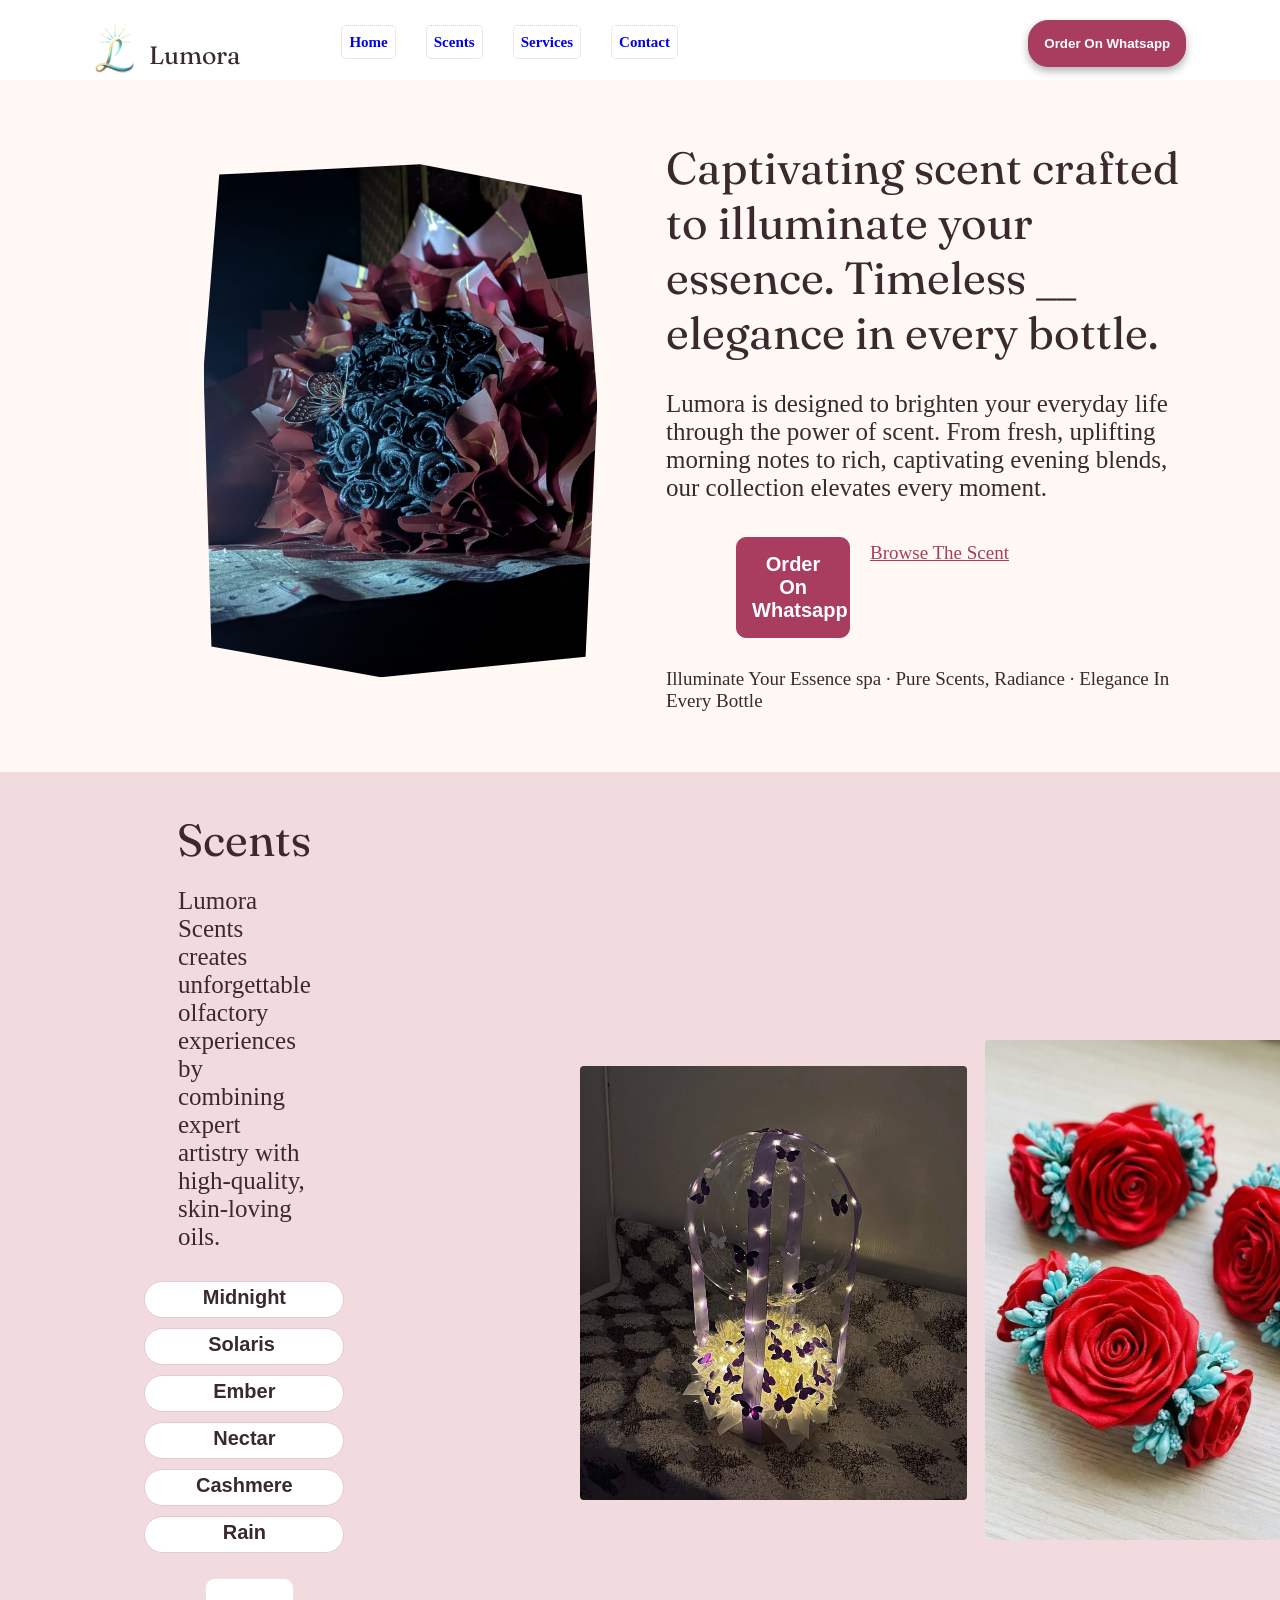
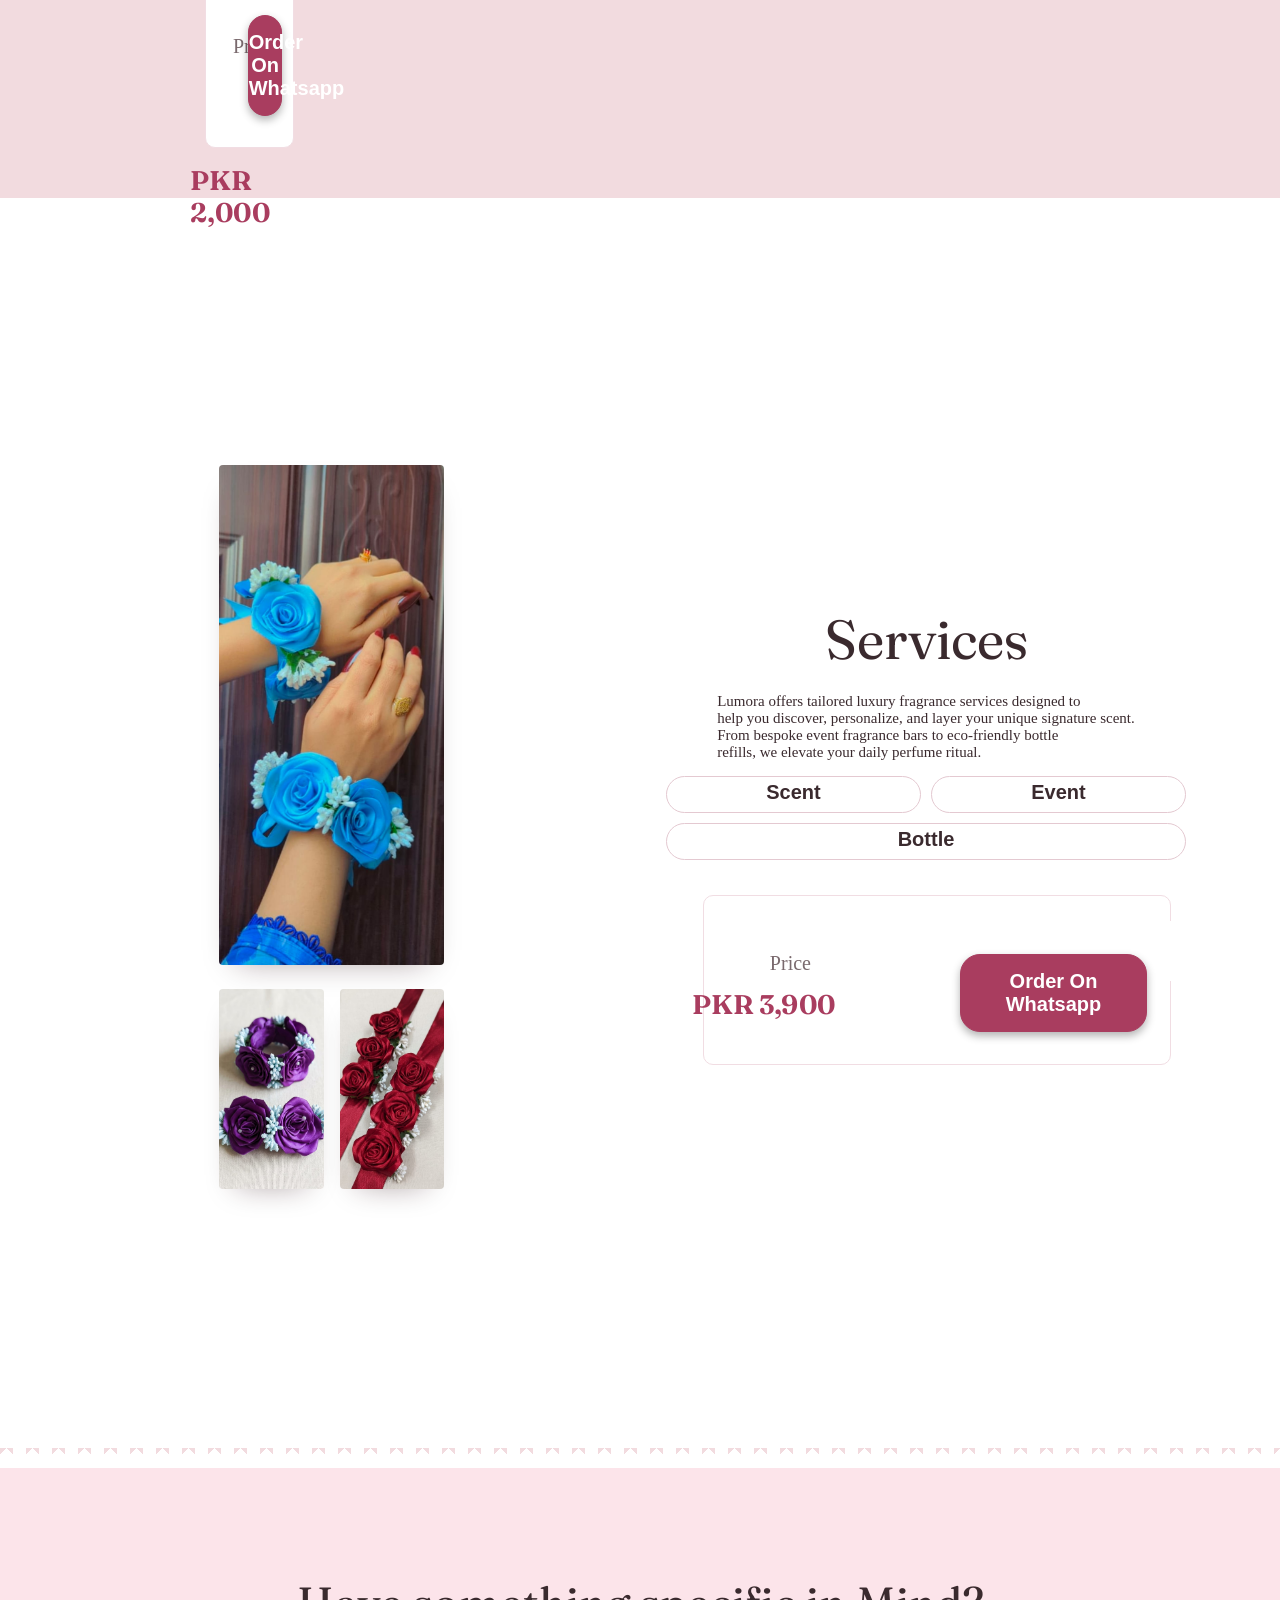
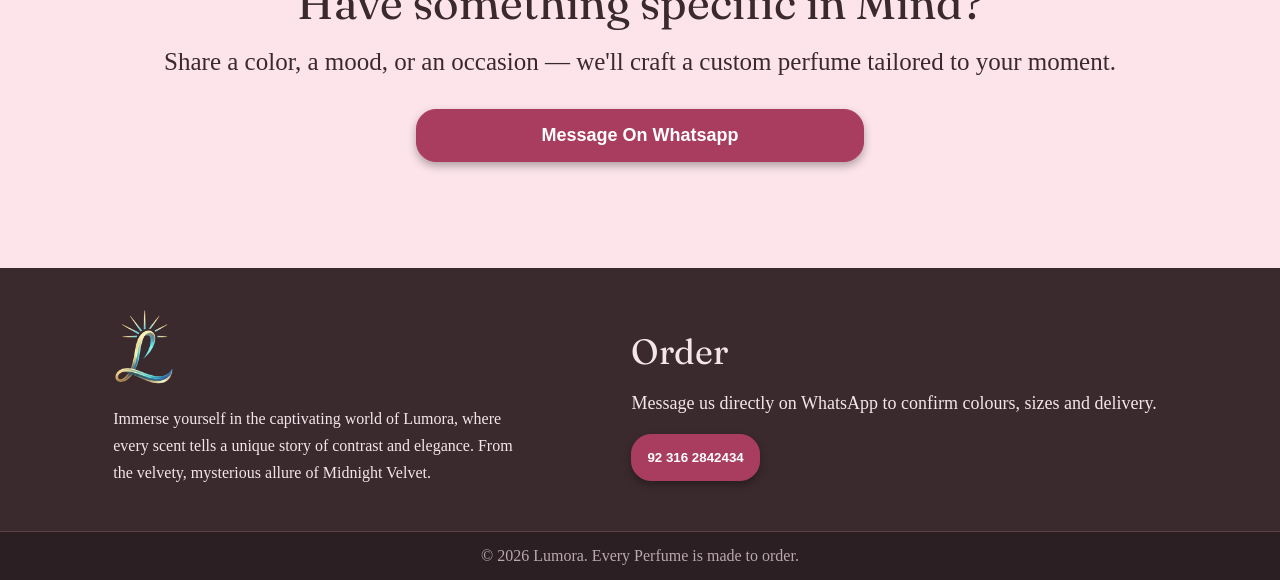
<file: index.html>
<!doctype html>
<html lang="en">
  <head>
    <meta charset="UTF-8" />
    <meta name="viewport" content="width=device-width, initial-scale=1.0" />
    <title>Lumora</title>

    <link rel="stylesheet" href="assets/css/home.css" />
    <link rel="stylesheet" href="assets/css/default.css" />
  </head>
  <body>
    <!-- Navbar -->
    <header>
      <nav>
        <div class="logo">
          <img src="assets/imgs/logo.png" alt="logo" />
          <h1>Lumora</h1>
        </div>
<div class="container">
        <ul>
          <li><a href="#home">Home</a></li>
          <li><a href="#scents">Scents</a></li>
          <li><a href="#services">Services</a></li>
          <li><a href="#contact">Contact</a></li>
        </ul>
        </div>
        <div class="order">
          <button type="submit" onclick="orders()">Order On Whatsapp</button>
        </div>
      </nav>
    </header>

    <!-- Home -->
    <section class="home" id="home">
      <div class="info">
        <h2>
          Captivating scent crafted  to illuminate your essence.
          Timeless __ elegance in every 
          bottle.
        </h2>
        <p id="para">
          Lumora is designed to brighten your everyday life through the power
          of scent. From fresh, uplifting morning notes to rich,
          captivating evening blends, our collection elevates every moment.
        </p>
        <div class="links">
          <button type="button" onclick="orders()">Order On Whatsapp</button>
         <a href="#services"> Browse The Scent</a>
        </div>
        <p id="para1">
          Illuminate Your Essence spa · Pure Scents, Radiance · Elegance In
          Every Bottle
        </p>
      </div>
      <div class="img2">
        <img src="assets/imgs/flowers.jpeg" alt="flower" />
      </div>
    </section>
    <!-- Scents -->
    <section class="scents" id="scents">
      <div class="info">
        <h3>Scents</h3>
        <p id="para">
          Lumora Scents creates unforgettable olfactory 
          experiences by combining expert artistry with 
          high-quality, skin-loving oils.
        </p>
        <div class="inputs">
          <input
            type="text"
            name="scent"
            placeholder="Midnight"
            readonly
            data-price="PKR 2,000"
            class="input"
          />
          <input
            type="text"
            name="scent"
            placeholder="Solaris "
            readonly
            data-price="PKR 2,500"
            class="input"
          />
          <input
            type="text"
            name="scent"
            placeholder="Ember"
            class="input"
            readonly
            data-price="PKR 2,900"
          />
          <input
            type="text"
            name="scent"
            placeholder="Nectar"
            readonly
            class="input"
            data-price="PKR 2,600"
          />
          <input
            type="text"
            name="scent"
            placeholder="Cashmere"
            readonly
            class="input"
            data-price="PKR 3,000"
          />
          <input
            type="text"
            name="scent"
            placeholder="Rain"
            readonly
            class="input"
            data-price="PKR 3,200"
          />
        </div>
        <div class="rupees">
          <div class="prices">
            <span class="one">Price</span><br />
            <span id="price"> PKR 2,000</span>
          </div>

          <button type="button" onclick="order()">Order On Whatsapp</button>
        </div>
      </div>

      <div class="img3">
        <img
          src="assets/imgs/lamp.jpeg"
          alt="midnight-velvet"
          class="midnight"
        />
        <img
          src="assets/imgs/rose.jpeg"
          alt="solaris-bloom"
          class="solaris"
        />
      </div>
      <div class="paper"></div>
    </section>

    <!-- Service -->
    <section class="services" id="services">
      <div class="imgs">
        <img src="assets/imgs/gajra.jpeg" alt="event-bar" id="img1" />
        <img
          src="assets/imgs/flower.jpeg"
          alt="scent-layering"
          class="imgg"
        />
        <img
          src="assets/imgs/ribbon.jpeg"
          alt="bottle-refill"
          class="imgg"
        />
      </div>
      <div class="info">
        <h4>Services</h4>
        <p>
          Lumora offers tailored luxury fragrance services designed to <br />
          help you discover, personalize, and layer your unique signature scent.
          <br />
          From bespoke event fragrance bars to eco-friendly bottle
          <br />refills, we elevate your daily perfume ritual.
        </p>
        <div class="inputs">
          <input
            type="text"
            name="scents"
            placeholder="Scent"
            readonly
            data-price="PKR 2,300"
            class="input"
          />
          <input
            type="text"
            name="scents"
            placeholder="Event"
            readonly
            data-price=" PKR 3,100"
            class="input"
          />
          <input
            type="text"
            name="scent"
            s
            placeholder="Bottle"
            readonly
            data-price="PKR 3,300"
            class="input"
          />
        </div>
        <div class="rupees">
          <div class="prices">
            <span class="one">Price</span><br />
            <span id="prices">PKR 3,900</span>
          </div>

          <button type="button" onclick="order()">Order On Whatsapp</button>
        </div>
      </div>
    </section>
    <div class="papers"></div>

    <section class="contact" id="contact">
      <h3>
        Have something specific in
        Mind?
      </h3>
      <br />
      <p>
        Share a color, a mood, or an occasion — we'll 
        craft a custom perfume tailored to your moment.
      </p>
      <br />
      <button type="button" onclick="orders()">Message On Whatsapp</button>
    </section>

    <footer class="footer">
      <div class="footer-upper">
        <div class="logo">
          <img src="assets/imgs/logo.png" alt="logo" />
          <p>
            Immerse yourself in the captivating world of Lumora, where every
            scent tells a unique story of contrast and elegance. From the
            velvety, mysterious allure of Midnight Velvet.
          </p>
        </div>

        <div class="footerinfo">
          <h4>Order</h4>
          <p>
            Message us directly on WhatsApp to confirm colours, sizes and
            delivery.
          </p>
          <button type="button" onclick="orders()">92 316 2842434</button>
        </div>
      </div>
      <div class="footer-bottom">
        <p>© 2026 Lumora. Every Perfume is made to order.</p>
      </div>
    </footer>
    <script src="assets/js/script.js"></script>
  </body>
</html>
</file>
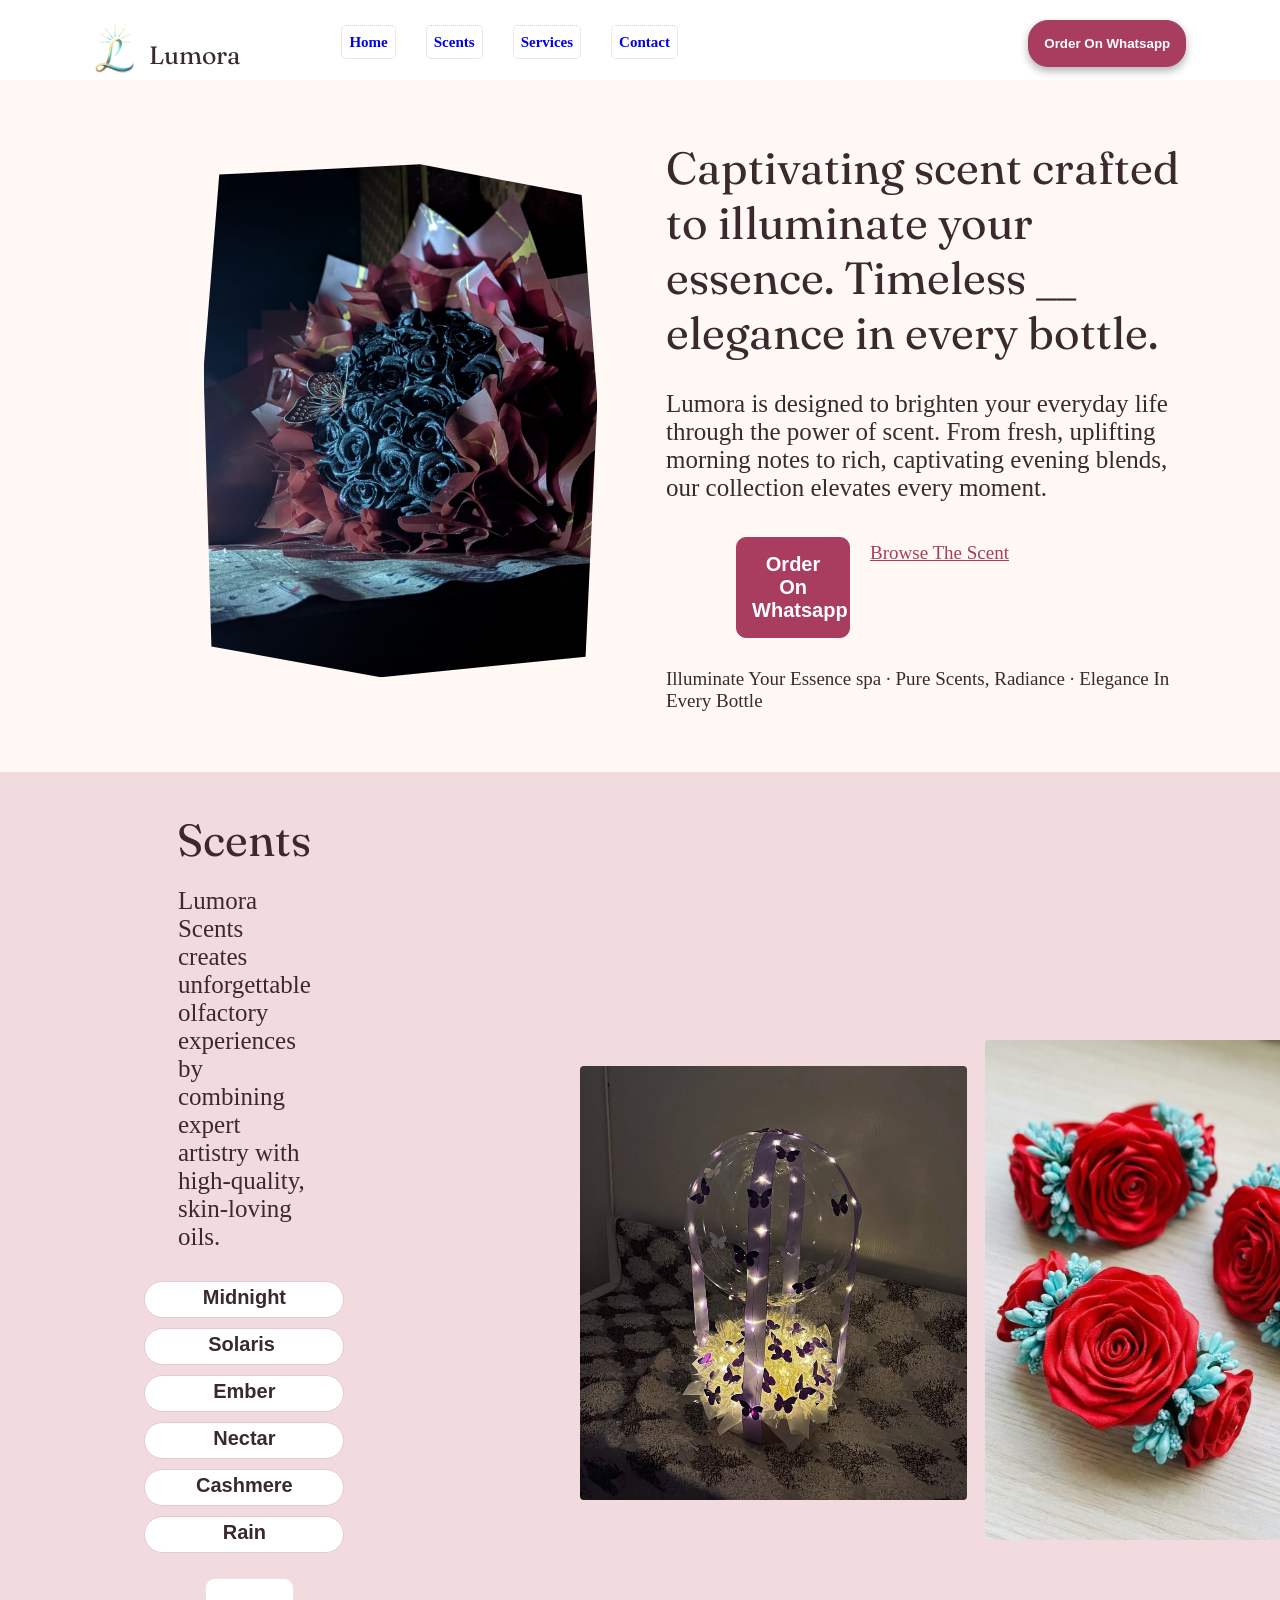
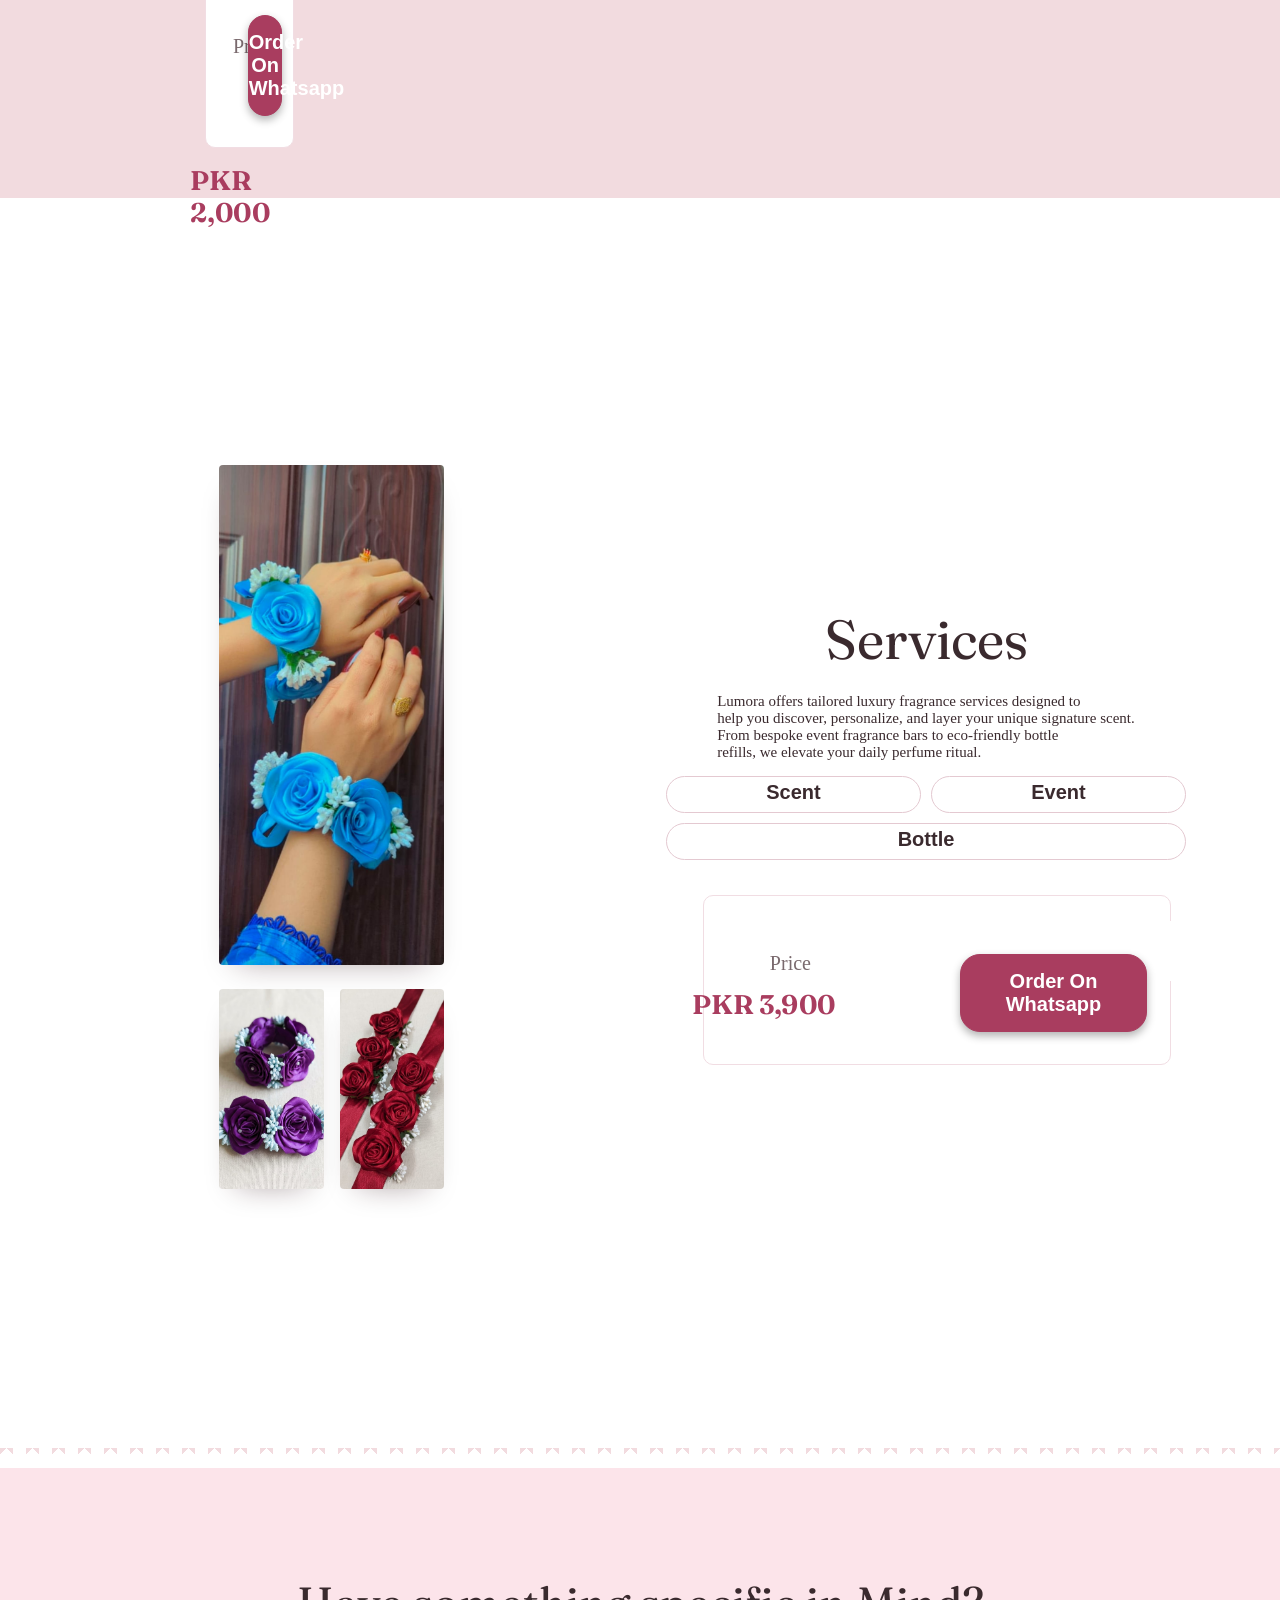
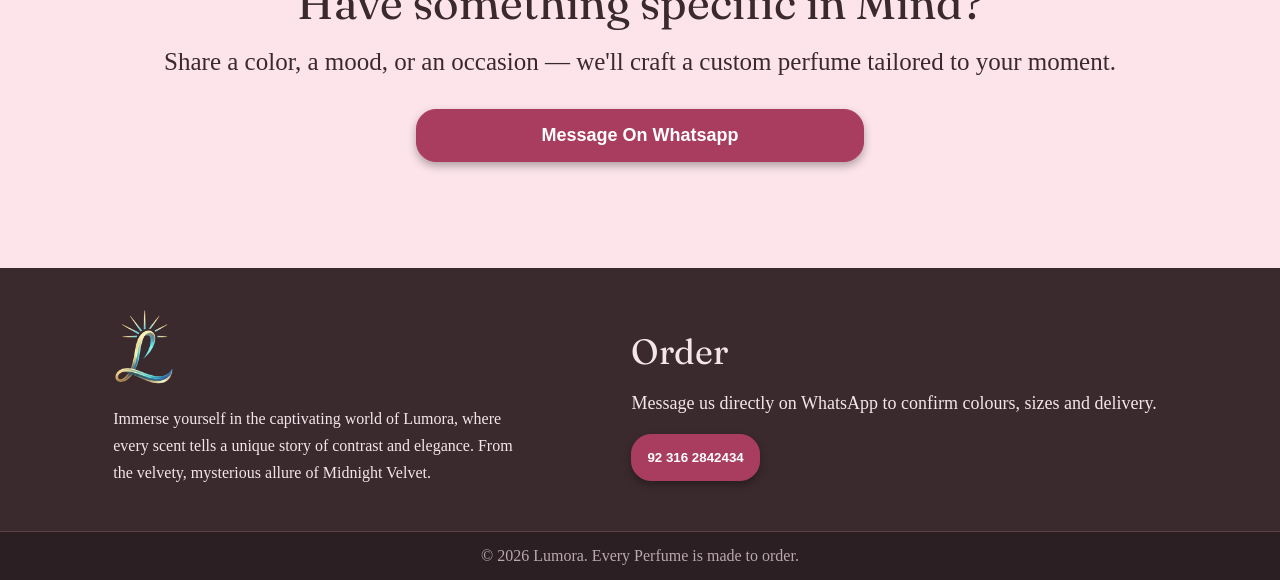
<file: home/index.html>
<!doctype html>
<html lang="en">
  <head>
    <meta charset="UTF-8" />
    <meta name="viewport" content="width=device-width, initial-scale=1.0" />
    <title>Lumora</title>

    <link rel="stylesheet" href="../assets/css/home.css" />
    <link rel="stylesheet" href="../assets/css/default.css" />
  </head>
  <body>
    <!-- Navbar -->
    <header>
      <nav>
        <div class="logo">
          <img src="../assets/imgs/logo.png" alt="logo" />
          <h1>Lumora</h1>
        </div>
<div class="container">
        <ul>
          <li><a href="#home">Home</a></li>
          <li><a href="#scents">Scents</a></li>
          <li><a href="#services">Services</a></li>
          <li><a href="#contact">Contact</a></li>
        </ul>
        </div>
        <div class="order">
          <button type="submit" onclick="orders()">Order On Whatsapp</button>
        </div>
      </nav>
    </header>

    <!-- Home -->
    <section class="home" id="home">
      <div class="info">
        <h2>
          Captivating scent crafted  to illuminate your essence.
          Timeless __ elegance in every 
          bottle.
        </h2>
        <p id="para">
          Lumora is designed to brighten your everyday life through the power
          of scent. From fresh, uplifting morning notes to rich,
          captivating evening blends, our collection elevates every moment.
        </p>
        <div class="links">
          <button type="button" onclick="orders()">Order On Whatsapp</button>
         <a href="#services"> Browse The Scent</a>
        </div>
        <p id="para1">
          Illuminate Your Essence spa · Pure Scents, Radiance · Elegance In
          Every Bottle
        </p>
      </div>
      <div class="img2">
        <img src="../assets/imgs/flowers.jpeg" alt="flower" />
      </div>
    </section>
    <!-- Scents -->
    <section class="scents" id="scents">
      <div class="info">
        <h3>Scents</h3>
        <p id="para">
          Lumora Scents creates unforgettable olfactory 
          experiences by combining expert artistry with 
          high-quality, skin-loving oils.
        </p>
        <div class="inputs">
          <input
            type="text"
            name="scent"
            placeholder="Midnight"
            readonly
            data-price="PKR 2,000"
            class="input"
          />
          <input
            type="text"
            name="scent"
            placeholder="Solaris "
            readonly
            data-price="PKR 2,500"
            class="input"
          />
          <input
            type="text"
            name="scent"
            placeholder="Ember"
            class="input"
            readonly
            data-price="PKR 2,900"
          />
          <input
            type="text"
            name="scent"
            placeholder="Nectar"
            readonly
            class="input"
            data-price="PKR 2,600"
          />
          <input
            type="text"
            name="scent"
            placeholder="Cashmere"
            readonly
            class="input"
            data-price="PKR 3,000"
          />
          <input
            type="text"
            name="scent"
            placeholder="Rain"
            readonly
            class="input"
            data-price="PKR 3,200"
          />
        </div>
        <div class="rupees">
          <div class="prices">
            <span class="one">Price</span><br />
            <span id="price"> PKR 2,000</span>
          </div>

          <button type="button" onclick="order()">Order On Whatsapp</button>
        </div>
      </div>

      <div class="img3">
        <img
          src="../assets/imgs/lamp.jpeg"
          alt="midnight-velvet"
          class="midnight"
        />
        <img
          src="../assets/imgs/rose.jpeg"
          alt="solaris-bloom"
          class="solaris"
        />
      </div>
      <div class="paper"></div>
    </section>

    <!-- Service -->
    <section class="services" id="services">
      <div class="imgs">
        <img src="../assets/imgs/gajra.jpeg" alt="event-bar" id="img1" />
        <img
          src="../assets/imgs/flower.jpeg"
          alt="scent-layering"
          class="imgg"
        />
        <img
          src="../assets/imgs/ribbon.jpeg"
          alt="bottle-refill"
          class="imgg"
        />
      </div>
      <div class="info">
        <h4>Services</h4>
        <p>
          Lumora offers tailored luxury fragrance services designed to <br />
          help you discover, personalize, and layer your unique signature scent.
          <br />
          From bespoke event fragrance bars to eco-friendly bottle
          <br />refills, we elevate your daily perfume ritual.
        </p>
        <div class="inputs">
          <input
            type="text"
            name="scents"
            placeholder="Scent"
            readonly
            data-price="PKR 2,300"
            class="input"
          />
          <input
            type="text"
            name="scents"
            placeholder="Event"
            readonly
            data-price=" PKR 3,100"
            class="input"
          />
          <input
            type="text"
            name="scent"
            s
            placeholder="Bottle"
            readonly
            data-price="PKR 3,300"
            class="input"
          />
        </div>
        <div class="rupees">
          <div class="prices">
            <span class="one">Price</span><br />
            <span id="prices">PKR 3,900</span>
          </div>

          <button type="button" onclick="order()">Order On Whatsapp</button>
        </div>
      </div>
    </section>
    <div class="papers"></div>

    <section class="contact" id="contact">
      <h3>
        Have something specific in
        Mind?
      </h3>
      <br />
      <p>
        Share a color, a mood, or an occasion — we'll 
        craft a custom perfume tailored to your moment.
      </p>
      <br />
      <button type="button" onclick="orders()">Message On Whatsapp</button>
    </section>

    <footer class="footer">
      <div class="footer-upper">
        <div class="logo">
          <img src="../assets/imgs/logo.png" alt="logo" />
          <p>
            Immerse yourself in the captivating world of Lumora, where every
            scent tells a unique story of contrast and elegance. From the
            velvety, mysterious allure of Midnight Velvet.
          </p>
        </div>

        <div class="footerinfo">
          <h4>Order</h4>
          <p>
            Message us directly on WhatsApp to confirm colours, sizes and
            delivery.
          </p>
          <button type="button" onclick="orders()">92 316 2842434</button>
        </div>
      </div>
      <div class="footer-bottom">
        <p>© 2026 Lumora. Every Perfume is made to order.</p>
      </div>
    </footer>
    <script src="../assets/js/script.js"></script>
  </body>
</html>
</file>
<file: assets/css/home.css>
@import url(default.css);

@font-face {
  font-family: "Fraunces";
  src: url("../font/Fraunces/Fraunces-VariableFont_SOFT\,WONK\,opsz\,wght.ttf");
}
h1,h2,h3,h4,h5{
  font-family: "Fraunces",serif;
font-weight: normal;
}
.rupees .prices #price{
  font-family: "Fraunces",sans-serif;
}
.rupees .prices #prices{
  font-family: "Fraunces",sans-serif;
}
.home {
  display: grid;
  grid-template-columns: 1fr 1fr;
  gap: 32px;
  align-items: center;
  max-width: var(--max-width);
  margin: 20px auto;
  padding: 30px 24px;
}
.info {
  width: 540px;
  padding: 10px;
}

.info h2 {
  margin-bottom: 30px;
  font-size: 45px;
  color: var(--headings);
}
.info #para {
  margin-bottom: 30px;
  font-size: larger;
}
.links {
  margin-top: 5px;
  display: flex;
  gap: 30px;
}

.links a {
  color: var(--links);
  margin-top: 5px;
}

.info #para1 {
  margin-top: 30px;
}
.img2 {
  margin-left: 50px;
  width: 100%;
  grid-template-columns: 4fr 1.1fr;
  display: grid;
}
.img2 img {
  width: 100%;
  height: 600px;
  display: block;
  border-radius: 4px;
  object-fit: cover;
  box-shadow: 0 14px 30px -18px rgba(43, 10, 18, 0.4);
  clip-path: polygon(
    4% 2%,
    55% 0%,
    96% 6%,
    100% 46%,
    97% 96%,
    45% 100%,
    2% 94%,
    0% 40%
  );
}
/* contact */
.contact {
  max-width: 100%;
  height: 400px;
  background-color: var(--contact);
  text-align: center;
  display: block;
  padding-top: 50px;
}

.contact h3 {
  font-size: 45px;
  color: var(--headings);
}

.contact p {
  font-size: large;
  margin-bottom: 15px;
}
/* services */

.services {
  display: grid;
  grid-template-columns: 1fr 1fr;
  gap: 32px;
  align-items: center;
  max-width: 100%;
  margin: 0 auto;
  padding: 30px 24px;
  background-color: var(--services);
}
.services .imgs {
  padding-left: 195px;
  order: 1;
  grid-template-columns: 1fr 1fr;
  display: grid;
  gap: 16px;
}
.services .info {
  order: 2;
}

#img1 {
  width: 100%;
  height: 600px;
  display: block;
  border-radius: 4px;
  object-fit: cover;
  box-shadow: 0 14px 30px -18px rgba(43, 10, 18, 0.4);
  grid-column: 1/3;
}
.imgg {
  width: 100%;
  height: 230px;
  display: block;
  border-radius: 4px;
  object-fit: cover;
  box-shadow: 0 14px 30px -18px rgba(43, 10, 18, 0.4);
}

.services .info p {
  font-size: 1.02rem;
  margin: 0 0 1em;
  max-width: 62ch;
}
.services .info h4 {
  font-size: 45px;

  margin-bottom: 20px;
}

.papers {
  background: var(--paper);
  background-image:
    linear-gradient(135deg, var(--blush) 25%, transparent 25.5%),
    linear-gradient(-135deg, var(--blush) 25%, transparent 25.5%);
  background-size: 26px 40px;
  background-position:
    0 -10px,
    13px -10px;
  background-repeat: repeat-x;
  height: 20px;
  width: 100%;
}
/* scents */

.scents {
  display: grid;
  grid-template-columns: 0fr 1fr;
  gap: 23px;
  align-items: center;
  max-width: 100%;
  margin: 0 auto;
  padding: 30px 0px;
  background-color: var(--scents);
}
.scents .info {
  width: 600px;
  padding-left: 195px;
}
.scents .info h3 {
  font-size: 45px;
  margin-bottom: 20px;
}
.inputs {
  display: flex;
  flex-wrap: wrap;
  gap: 8px;
}
.inputs input {
  border-radius: 20px;
  background-color: var(--input-bg);
  padding: 7px;
  cursor: pointer;
  border: 1px solid var(--border-input);
}
input::placeholder {
  text-align: center;
  color: var(--placeholder-text);
  font-weight: bold;
  font-size: 17px;
}
input:hover {
  border: 1px solid var(--hover-border);
}
.inputs input.selected::placeholder {
  color: var(--placeholder-click);
}

.rupees {
  display: flex;
  align-items: center;
  justify-content: space-between;
  margin-top: 25px;
  width: 500px;
  height: 80px;
  background-color: var(--box-bg);

  border: 1px solid var(--box-border);
  padding: 10px;
  border-radius: 10px;
}

.prices {
  display: flex;
  align-items: center;
  justify-content: space-between;
  gap: 20px;
  flex-wrap: wrap;
  background: var(--box-bg);
  border: 1px solid rgba(51, 37, 30, 0.1);
  border-radius: 10px;
  padding: 16px 20px;
}
.prices #price,
#prices {
  font-family: var(--display);
  font-weight: 650;
  font-size: 20px;
  color: var(--price);
  transition: transform 0.15s ease;
  transform: scale(1.08);
}
.prices .one {
  font-size: 10px;
  color: var(--price-label);
  text-transform: none;
}
.scents .img3 {
  display: flex;
  justify-content: center;
  gap: 22px;
  z-index: 1;
}
.img3 img {
  height: 334px;
  display: grid;
  grid-template-columns: 0fr 0fr;
  border-radius: 4px;
}
.img3 .midnight {
  position: relative;
  top: 26px;
  width: 252px;
}
.img3 .solaris {
  position: relative;

  width: 252px;
}
.paper {
  background: var(--paper);
  background-image:
    linear-gradient(135deg, var(--blush) 25%, transparent 25.5%),
    linear-gradient(-135deg, var(--blush) 25%, transparent 25.5%);
  background-size: 26px 40px;
  background-position:
    0 -10px,
    13px -10px;
  background-repeat: repeat-x;
  height: 20px;
  width: 248%;
}
/* footer */

footer {
  background-color: var(--footer-bg);
  color: var(--footer-text);
}
footer .footer-upper {
  display: flex;
  align-items: flex-start;
  justify-content: space-evenly;
  gap: 15px;
  padding: 40px 20px;
  width: 100%;
  border-bottom: 1px solid var(--footer-bottom-border);
}
.footer-upper .logo img {
  width: 60px;
  height: auto;
  object-fit: contain;
}
.logo p {
  margin: 10px 0 0 0;
  max-width: 400px;
  line-height: 1.7;
  font-size: 15px;
}
.footer-upper .footerinfo {
  padding: 10px;
}
.footerinfo h4 {
  margin-bottom: 20px;
  font-size: 35px;
}
.footerinfo p {
  margin-bottom: 20px;
  font-size: large;
}
.footer-bottom {
  color: var(--copyright-text);
  background-color: var(--copyright-bg);
  text-align: center;
  padding: 15px;
}

/* navbar */

header {
  background-color: var(--navbar-bg);
  position: sticky;
  top: 0;
  z-index: 100;
  backdrop-filter: blur(6px);
}
nav {
  height: 80px;
  width: 100%;
  display: flex;
  justify-content: space-around;
}
nav .logo {
  width: 60px;
  display: flex;
  align-items: end;
  gap: 15px;
}
.logo img {
  width: 100%;
  margin-bottom: 6px;
}
.logo h1 {
  margin-bottom: 10px;
}

nav ul {
  display: flex;
  gap: 30px;
  align-items: center;
  color: var(--menu-links);
}

nav ul li {
  border: 1px dotted var(--menu-border);
  list-style-position: inside;
  padding: 7px;
  font-weight: bold;
  border-radius: 5px;
  list-style: none;
}
nav ul li:hover {
  border: 1px dotted var(--menu-hover-border);
  cursor: pointer;
}
nav ul li a {
  text-decoration: none;
}
nav ul li a:hover {
  color: var(--hover);
}
.order {
  display: flex;
  align-items: center;
}
button {
  padding: 15px;
  background-color: var(--main-button);
  color: var(--button-text);
  border: 1px solid var(--button-border);
  border-radius: 10px;
  font-weight: bold;
}
button:hover {
  cursor: pointer;
  background-color: var(--button-hover);
  color: var(--hover-button-text);
}
.container{
  margin-top: 25px;
}
</file>
<file: assets/css/default.css>
* {
  margin: 0;
  padding: 0;
  box-sizing: border-box;
}
body {
  background-color: var(--body-color);
  color: var(--main-text);
  overflow-x: hidden;
}

:root {
  --body-color: #fff8f5;
  --main-text: #3a2a2e;
  --light-text: #7a6a6e;
  --headings: #3a2a2e;
  --links: #a93d5f;
  --navbar-bg: #ffffff;
  --menu-links: #3a2a2e;
  --hover: #a93d5f;
  --main-button: #a93d5f;
  --button-text: #ffffff;
  --button-hover: #fce4ea;
  --hover-button-text: #a93d5f;
  --button-border: #a93d5f;

  --scents: #f2dbdf;
  --services: #ffffff;
  --contact: #fce4ea;
  --input-bg: #ffffff;
  --border-input: #e4c9d1;
  --hover-border: #a93d5f;
  --placeholder-text: #3a2a2e;
  --footer-bg: #3a2a2e;
  --footer-text: #f3e6ea;
  --copyright-bg: #2c1f23;
  --copyright-text: #b9a8ad;
  --menu-border: #e4c9d1;
  --menu-hover-border: #a93d5f;
  --box-bg: #ffffff;
  --box-border: #f1dde3;
  --price-label: #7a6a6e;
  --price: #a93d5f;
  --footer-bottom-border: #5a4248;
  --img-shadow:
    0 4px 8px rgba(58, 42, 46, 0.08), 0 24px 48px rgba(169, 61, 95, 0.18);
  --placeholder-click: #ffffff;
  --max-width: 1196px;
  --paper: white;
  --blush: #f2dbdf;
}

@media (max-width: 1024px) {
  html,
  body {
    width: 100%;
    max-width: 100%;
    overflow-x: hidden;
  }
  header {
    width: 100%;
  }
  .info {
    width: 90%;
  }
  .services {
    height: 1100px;
  }
  .services .info {
    order: 2;
  }
  .scents .info {
    order: 1;
    width: 85%;
    padding-left: 5px !important;
    padding-top: 40px !important;
  }
  header nav .logo{
    gap: 5px ;
   width: 90px;
  position: relative;
  right: 10%;
  }
  .logo img {
    width: 25px;
    margin-bottom: 30px;
  }
  .logo h1 {
    font-size: 15px !important;
    margin-bottom: 30px;
  }
  .container {
    width: 23%;
    overflow: scroll;
    height: 40%;

    margin-top: 25px;
  }
  ul {
    margin-left: 33px;
    margin-right: 1px;
    gap: 2px !important;
  }
  ul li {
    font-size: 13px;
  }
  ul li a {
    font-size: 13px;
  }
  .container::-webkit-scrollbar {
    display: none;
  }
  header nav .order {
    display: none;
  }
  .home .info {
    order: 2;
  }
  .home {
    width: 100%;
    margin: 2px 2px 2px 2px;
    padding: 2px 2px;
    display: flex;
    flex-direction: column;
    max-width: none;
  }
  .home .info {
    margin-top: 0;
    padding-bottom: none;
    padding-top: 0px;
    padding-right: none;
    padding-left: 5px;
  }
  .info h2 {
    font-size: 36px;
  }
  .info #para {
    font-size: 20px;

  }
  .info #para1 {
    margin-top: 5px;
    font-size: 14px;
    margin-bottom: 10px;
    color: gray;
   
  }
  .links {
    width: 100%;
    display: flex;
    flex-direction: column;
    font-size: 10px;
    gap: 5px;
  height: 90px;
  }
  .links button {
    font-size: 15px;
    width: 75%;
    margin-bottom: 1px;
    border-radius: 30px;
    box-shadow: 0 6px 8px rgba(0, 0, 0, 0.3);
    
  }
  .links a {
    text-align: left;
    width: 60%;
    display: block;
    font-size: 15px;
    text-decoration: underline;
    text-underline-offset: 6px;
    text-decoration-color: rgb(252, 149, 139);
    margin-left: 10px;
    font-weight: bold;
  }

  .img2 {
    margin-top: 10px;
    order: 1;
    width: 150%;
    margin-left: 2px;
    grid-template-columns: 1fr 1.1fr;
    position: relative;
    left: 31%;
  }
  .img2 img {
    margin-top: 30px;
    height: 93%;
    width: 120%;
  }
  .scents {
    max-width: none;
    width: 100%;
    margin-left: 0;
    padding: 0;
    display: flex;
    flex-direction: column;
  }

  .scents .info h3 {
    font-size: 30px;
  }
  .scents .info #para {
    font-size: 16px;
  }

  .scents .rupees {
    position: relative;
    top: 5%;
    right: 2%;
    padding: 0;
    height: 140px;
    margin-bottom: 10px;
    width: 100%;
    display: flex;
    flex-direction: column;
  }
  .prices #price,
  #prices {
    font-size: 25px;
    position: relative;
    bottom: 10px;
    right: 40%;
    top: 18px;
  }

  .rupees .prices .one {
    position: relative;
    bottom: 15px;
    font-size: 13px !important;
  }

  .prices {
    margin-bottom: 10px;
    height: 60px;
    margin-right: 10px;
    width: 100%;
    border: none;
    position: relative;
    left: 5px;
  }
  .scents .rupees button {
    font-size: 15px;
    width: 80%;
    padding-right: 0px;
    position: relative;
    padding-left: 0px;
    margin-right: 10px;
    margin-left: 10px;
    margin-bottom: 10px;
    border-radius: 20px;
    box-shadow: 0 4px 8px rgba(0, 0, 0, 0.3);
  }
  .inputs {
    width: 75%;
  }
  .inputs input {
    padding: 12px;
    width: 46%;
  }
  .inputs input::placeholder {
    font-size: 13px;
    text-align: center;
  }
  .img3 {
    gap: 10px !important;
    grid-template-columns: 1fr 1fr;
    order: 1;
  }
  .img3 img {
    width: 55% !important;
    height: 150px;
    margin-bottom: 40px;
    margin-top: 10px;
  }

  .paper {
    display: none;
  }
  .services {
    max-width: none;
    width: 100%;
    margin-left: 0;
    display: flex;
    flex-direction: column;
height: 90% !important;
 padding-bottom: 0px !important;
  }
  .services .info h4 {
    font-size: 30px;
  }
  .services .info p {
    font-size: 16px;
  }
  .services .imgs {
    order: 1;
    grid-column: 1/3;
    grid-template-columns: 1fr 1fr;
    padding: 0;
    margin: 0;
    position: relative;
    left: 150px;
   
  }
  .services .imgs img {
    position: relative;
    right: 150px;
    height: 90% !important;
  }
  .services .imgs .imgg {
    position: relative;
    bottom: 60px;

  }
  .services .inputs{display: flex;flex-direction: row; flex-wrap: wrap;}
  .services .inputs input{width: 159px;}
  .services .rupees {
    position: relative;
    top: 5%;
    right: 2%;
    padding: 0;
    height: 140px;
    margin-bottom: 10px;
    width: 100%;
    display: flex;
    flex-direction: column;
  }
 .services .prices 
  #prices {
    font-size: 25px;
    position: relative;
    bottom: 10px;
    right: 2%;
    top: -80%;
  }

 .services .rupees .prices .one {
    position: relative;
    bottom: 15px;
    font-size: 13px !important;
  }

 .services .prices {
    margin-bottom: 10px !important;
    height: 60px !important;
    margin-right: 10px !important;
    width: 100% !important;
    border: none !important;
    position: relative !important;
    left: 5px !important;
  }
  .services .rupees button {
    font-size: 15px;
    width: 80%;
    padding-right: 0px;
    position: relative;
    padding-left: 0px;
    margin-right: 10px;
    margin-left: 10px;
    margin-bottom: 10px;
    border-radius: 20px;
    box-shadow: 0 4px 8px rgba(0, 0, 0, 0.3);
  }
  .contact {
    max-width: none;
    width: 100%;
    padding: 6px;
  }
  .contact h3 {
    font-size: 23px;
    margin-top: 20%;
    margin-right: 10%;
    margin-left: 10%;
  }
  .contact p {
    margin-bottom: 10px;
    padding-top: 6px;
    padding-left: 10%;
    padding-right: 10%;
  }
 
  .contact button{
    width: 100%;
  }
  .contact button,
  .footer button {
    border-radius: 20px;
    box-shadow: 0 4px 8px rgba(0, 0, 0, 0.3);
    font-size: 15px;
    
  }
  .footer {
    max-width: none;
    width: 100%;
  }




  .footer .footer-upper .logo {
    width: 100%;
    display: flex;
    flex-direction: row;
  }
  nav .logo h1 {
    font-size: 15px;
    font-weight: bold;
  }


  footer .footer-upper .logo img {
    width: 30px;
    margin-right: 10%;
  }
    footer .footer-upper .logo p {
   color: rgba(251, 246, 236, 0.72);
   font-size: 13px;
  }
  .footer .footer-upper .footerinfo {
    width: 100%;

  }
  .footer .footer-upper .footerinfo h4 {
    font-size: 18px;

  }
   .footer .footer-upper .footerinfo p {
    font-size: 14px;
position: relative;
bottom: 15px;
margin-bottom: 0px;
  }
  .footer .footer-upper .footerinfo button {
    font-size: 14px;


  } 
  .footer-upper {
    display: flex;
    align-items: center;
    flex-direction: column;
  }
  .papers {
    width: 100%;
  }
  .services .info {
    position: relative;
    bottom: 90px !important;
   
  }
 
}
@media (min-width: 435px) and (max-width: 1440px) {
  .scents .img3 img {
    width: 35% !important;
    height: 35% !important;
    margin-top: 10px;
  }

  .scents .info {
    width: 75%;
    order: 1;
  }
  .container {
    width: 39%;
    height: 100px;
  }
  header nav .order {
    display: block;
    margin-top: 20px;
  }
  .order button {
    border-radius: 20px;
    box-shadow: 0 4px 8px rgba(0, 0, 0, 0.3);

  }
  .links a{
    font-size: 19px;
  }
  .links button{
    width: 35%;
    font-size: 20px;
    height: 40%;
  }
  .scents .order,
  .services .order,
  .contact button,
  .footer button {
    display: flex;

    border-radius: 20px;
    box-shadow: 0 4px 8px rgba(0, 0, 0, 0.3);
  }
  .scents .info h3 {
    font-size: 45px;
  }
  .scents .info #para {
    font-size: 25px;
  }
  .inputs {
    display: flex;
    gap: 10px;

  }
  .inputs input {
    padding: 10px;
   width: 200px;
    flex: 1;
  }
  .inputs input::placeholder {
    font-size: 15px;
  }

  .rupees {
    width: 70% !important;
  }
  .scents .img3 {
    order: 2;
    width: 130%;
   
    margin: 0px;
    padding: 0px;
    justify-content: space-evenly;
    gap: 10px !important;
  }
  .scents .img3 .midnight{
    position: relative;
    left: 4%;
  }
  .scents .img3 .solaris{
    position: relative;
   right: 5%;
  }

  .prices #price {
    font-size: 20px;
    position: relative;
    bottom: 0px;
  }
  .scents .rupees button {
    width: 40%;
  }
  .rupees {
    position: relative;
    top: 10px;

    padding: 0;
    height: 140px;
    margin-bottom: 10px;
    width: 110% !important;
    display: flex;
    flex-direction: row;
  }
  .prices #price,
  #prices {
    font-size: 25px;
    position: relative;
    bottom: 10px;
    right: 75% !important;
    top: 20px;
  }

  .rupees .prices .one {
    position: relative;
    bottom: 15px;
    left: 5%;
    font-size: 20px !important;
    margin-top: 10px;
  }

  .prices {
    margin-bottom: 10px;
    height: 60px;
    margin-right: 10px;
    width: 100%;
    border: none;
    position: relative;
    top: 15%;
  }
  .scents .rupees button {
    width: 40% !important;
    position: relative;
    left: 25%;
    bottom: 30%;
    border-radius: 20px;
    box-shadow: 0 4px 8px rgba(0, 0, 0, 0.3);
    font-size: 15px;
    
  }
  .services .rupees button {
    width: 40% !important;
    margin-right: 10px;
    border-radius: 20px;
    box-shadow: 0 4px 8px rgba(0, 0, 0, 0.3);
    font-size: 15px;
    margin-top: 15px;
  }

  .services .rupees .prices .one {
    position: relative;
    left: 5%;
    font-size: 20px !important;
    margin-top: 10px;
  }
  .services .prices {
    margin-bottom: 10px;
    height: 94px;
    margin-right: 10px;
    width: 100%;
    border: none;
    position: relative;
   left: 10% !important;
    margin-bottom: 5% !important;
    
  }
  .services .prices #prices {
    font-size: 25px;
    position: relative;
    bottom: 10px;
}

  .services .rupees button {
    width: 40%;
    position: relative;
    left: 1%;
  }
  .services .rupees {
    position: relative;
    top: 10px;

    right: 5%;
    margin-right: 30px;
    padding: 0;
    height: 140px;
    margin-bottom: 10px;
    width: 110% !important;
    display: flex;
    flex-direction: row;
  }
  .services .info {
    position: relative;
    top: 1%;
    order: 2;
  }

  .services .info h4 {
    font-size: 45px;
  }
  .services .info p {
    font-size: 15px;
  }
  .home .info {
    order: 2;
  }
 
  .home .img2 img {
    height: 98% !important;
    width: 90% !important;
    position: relative;
    left: 20%;
  }
  .home .info h2 {
    font-size: 45px;
  }
  .home .info #para {
    font-size: 25px;
  }
  
  .home .info #para1 {
    font-size: 15px;
  }
  .services .imgs {
    order: 1;
    width: 70%;
    position: relative;
  }
  .services .imgs #img1 {
    display: block;
    height: 500px !important;
  }
  .services .imgs .imgg {
    display: flex;
    justify-content: space-evenly;
    height: 200px !important;
    position: relative;
    top: 4%;
  }
  .services .info {
    order: 1;
  }

  .contact {
    padding:0px !important;
    display: flex;
    justify-content: center;
    align-items: center;
    flex-direction: column;
  }
  .contact p {
    font-size: 25px;
  }
  .contact h3{
    margin: 0px !important;
  }
  .contact button{
    width: 35% !important;
   justify-content: center;
    font-size: 18px;

  }
  .footer {
    gap: 10px;
  }
  .footer .footer-upper{
    display: flex;
    flex-direction: row;
  }
  .footer .footer-upper .logo p {
    font-size: 16px;
  }
  .footer .footerinfo h4 {
    font-size: 35px;
    padding-top: 12px;
  }
  .footer .footerinfo button {
    margin-top: 10px;
  }
  header nav .logo img {
    width: 40px;
  }
  header nav .logo h1 {
    font-size: 25px;
  }
  nav ul li a {
    font-size: 15px;
  }
  .services {
    height: 1250px !important;
  }
  .papers {
    bottom: 0;
  }
}

@media (min-width: 1024px) and (max-width: 1441px) {
  .scents .info {
    display: flex;
    align-items: center;
    flex-direction: column;
  }
  .home .links {
    display: flex;
    flex-direction: row;
    gap: 20px;
  }
  .home .links button {
    width: 30% !important;
    height: 60%;
  }
  .home .info #para1{
    font-size: 19px;
  }
  .services .info {
    display: flex;
    align-items: center;
    flex-direction: column;
    font-size: 55px;
  }
  .services .info h4 {
    font-size: 55px;
  }

  .home .info {
    display: flex;
    align-items: center;
    flex-direction: column;
    justify-content: space-evenly;
  }

  .paper {
    display: none;
  }
  .scents .rupees {
    position: relative;
    top: 10%;
    left: 5% !important;
    padding: 0;
    height: 170px;
    margin-bottom: 10px;
    width: 90% !important;
    display: flex;
    flex-direction: column;
  }
  .services .rupees {
    position: relative;
    top: 10px;
    left: 5% !important;
    padding: 0;
    height: 170px !important;
    margin-bottom: 10px;
    width: 90% !important;
    display: flex;
    flex-direction: column;
  }
  .prices #price,
  #prices {
    font-size: 25px;
    position: relative;
    bottom: 10px;
    right: 71% !important;
    top: 35px;
  }

   .services .prices
  #prices {
    font-size: 25px;
    position: relative;
    bottom: 10px;
    right: 85% !important;
    top: 35px;
  }
.scents .rupees .prices .one {
    position: relative;
    left: 15%;
    font-size: 20px !important;
    margin-top: 30px;
  }
.services .rupees .prices .one {
    position: relative;
    left: 1%;
    font-size: 20px !important;
    margin-top: 20px;
  }
  .prices {
    margin-bottom: 10px;
    height: 60px;
    margin-right: 10px;
    width: 100%;
    border: none;
    position: relative;
    left: 5px;
  }
  .services .prices {
    margin-bottom: 10px;
    height: 60px;
    margin-right: 10px;
    width: 100%;
    border: none;
    position: relative;
    left: 5px;
  }
  .services .rupees button {
    font-size: 20px;
    width: 40% !important;
    padding-right: 0px;
    position: relative;
    padding-left: 0px;
    margin-right: 0px;
    margin-left: 0px;
    margin-bottom: 20px;
        bottom: 24%;
left: 25%;
  }
  .scents .rupees button {
    font-size: 20px;
    width: 40% !important;
    padding-right: 0px;
    position: relative;
    padding-left: 0px;
    margin-right: 22px;
    margin-left: 10px;
    margin-bottom: 20px;
    bottom: 20%;
    
   
  }
  .inputs input::placeholder {
    font-size: 20px !important;
  }
}

@media (min-width: 325px) and (max-width: 375px) {
  .services .info {
    position: relative;
    bottom: 150px;
  }
  .services {
    height: 1350px !important;
  }
  .services .rupees {
    position: relative;
    top: 0px;
    padding: 0;
    height: 140px;
    margin-bottom: 10px;
    width: 110%;
    display: flex;
    flex-direction: column;
  }
   .services .prices 
  #prices {
    font-size: 25px;
    position: relative;
    right: 45%;
    top: 54%;
  }
  .contact {
    display: flex;
    flex-direction: column;
    justify-content: center;
  }
}
@media (min-width: 375px) and (max-width: 425px) {
  .services {
    height: 1350px;
  }
  .services .rupees {
    right: 10px;
  }
}
@media (min-width:425px) and (max-width:768px) {
  .home .links {
    display: flex;
    flex-direction: row;
    justify-content: space-evenly;
    gap: 10px;
   margin-top: 0px !important;
   margin-bottom: 0px !important;
   margin-left: 0px !important;
   margin-right: 0px !important;

  }
  .home .links button{
padding: 5px;
height: 50%;
  }
  .home .links a{
    font-size: 19px;
  }
  .home .info #para1{
    margin-bottom: 10px;
  }
  .scents .inputs{
    width: 100%;
  }
  .scents .inputs input{
     gap: 5px;
     flex-wrap: wrap;
  }
  .scents .rupees button{
    width: 65%;
   position: relative;
   right: 15%;
  }
  .scents .rupees .prices #price{
    right: 55%;
  }
   .services .rupees button{
    width: 65%;
   position: relative;
   right: 15%;
  }
  .services .rupees .prices #prices{
    right: 50%;
    top: 60%;
  }
  .contact button{
  width: 70%;
}
.contact h3{
  font-weight: bold;
}
 .footer .footer-upper .logo p {
    font-size: 15px;

  }
  .footer .footer-upper .footerinfo h4{
    color: white;
    font-size: 26px;
  }
  .footer .footer-upper .footerinfo p{
    font-size: 17px;
  }
  header nav .logo{
    position: relative;
    left: 2%;
  }
  nav .logo h1{
    font-size: 20px !important;
  }
}

@media (min-width:768px) and (max-width:1024px) {
  header nav .logo{
    position: relative;
    left: 3%;
  }
}
</file>
